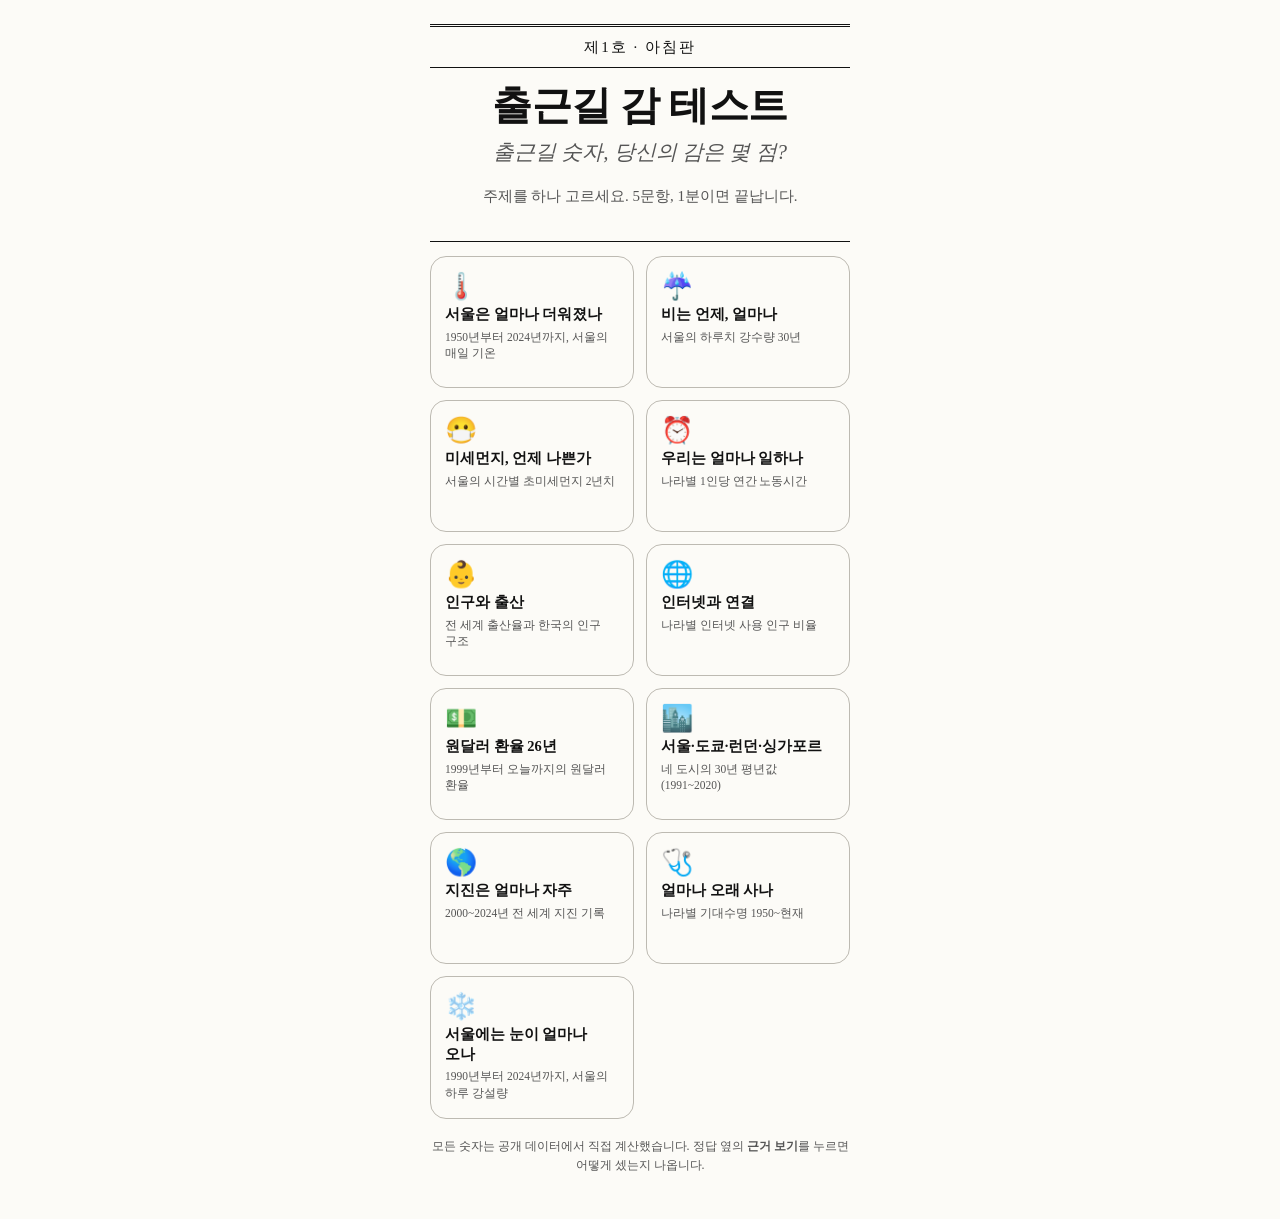
<file: index.html>
<!doctype html>
<html lang="ko">
<head>
<meta charset="utf-8">
<meta name="viewport" content="width=device-width, initial-scale=1, viewport-fit=cover">
<title>출근길 감 테스트 — 출근길 숫자, 당신의 감은 몇 점?</title>
<meta name="description" content="공개 데이터로 만든 추측 게임. 10개 주제, 주제당 5문항.">
<link rel="stylesheet" href="style.css">
</head>
<body>

<main id="app">

  <!-- 주제 고르기 ──────────────────────────────── -->
  <section id="view-home" class="view">
    <p id="shared-banner" class="banner" hidden></p>
    <div class="hero">
      <div class="badge-day">제1호 · 아침판</div>
      <h1 id="title">출근길 감 테스트</h1>
      <p id="subtitle" class="muted"></p>
      <p class="lead">주제를 하나 고르세요. 5문항, 1분이면 끝납니다.</p>
    </div>
    <p id="progress-note" class="fineprint" style="text-align:left"></p>
    <div id="topic-grid" class="grid"></div>
    <p class="fineprint">모든 숫자는 공개 데이터에서 직접 계산했습니다.
      정답 옆의 <b>근거 보기</b>를 누르면 어떻게 셌는지 나옵니다.</p>
  </section>

  <!-- 문항 ───────────────────────────────────── -->
  <section id="view-quiz" class="view" hidden>
    <button id="btn-back" class="linkish">← 주제 고르기</button>
    <p id="topic-name" class="muted small"></p>
    <div class="progress"><div id="progress-bar"></div></div>
    <p id="q-count" class="muted small"></p>
    <h2 id="q-text"></h2>

    <div id="q-choice" class="choices" hidden></div>

    <div id="q-slider" hidden>
      <output id="slider-out" class="slider-out"></output>
      <input type="range" id="slider" aria-label="추측 값">
      <div class="slider-ends"><span id="slider-min"></span><span id="slider-max"></span></div>
    </div>

    <button id="btn-next" class="primary" disabled>다음</button>
  </section>

  <!-- 결과 ───────────────────────────────────── -->
  <section id="view-result" class="view" hidden>
    <p id="result-topic" class="muted small"></p>
    <div class="score-card">
      <div id="grade-emoji" class="grade-emoji"></div>
      <div id="score" class="score"></div>
      <div id="grade" class="grade"></div>
    </div>

    <div id="ai-comment" class="ai" hidden></div>

    <div id="cards"></div>

    <div id="caveat" class="caveat" hidden></div>
    <p id="source" class="fineprint"></p>

    <div class="actions">
      <button id="btn-share" class="primary">친구에게 보내기</button>
      <button id="btn-more" class="ghost">다른 주제 풀기</button>
    </div>
  </section>

</main>

<script src="app.js"></script>
</body>
</html>
</file>
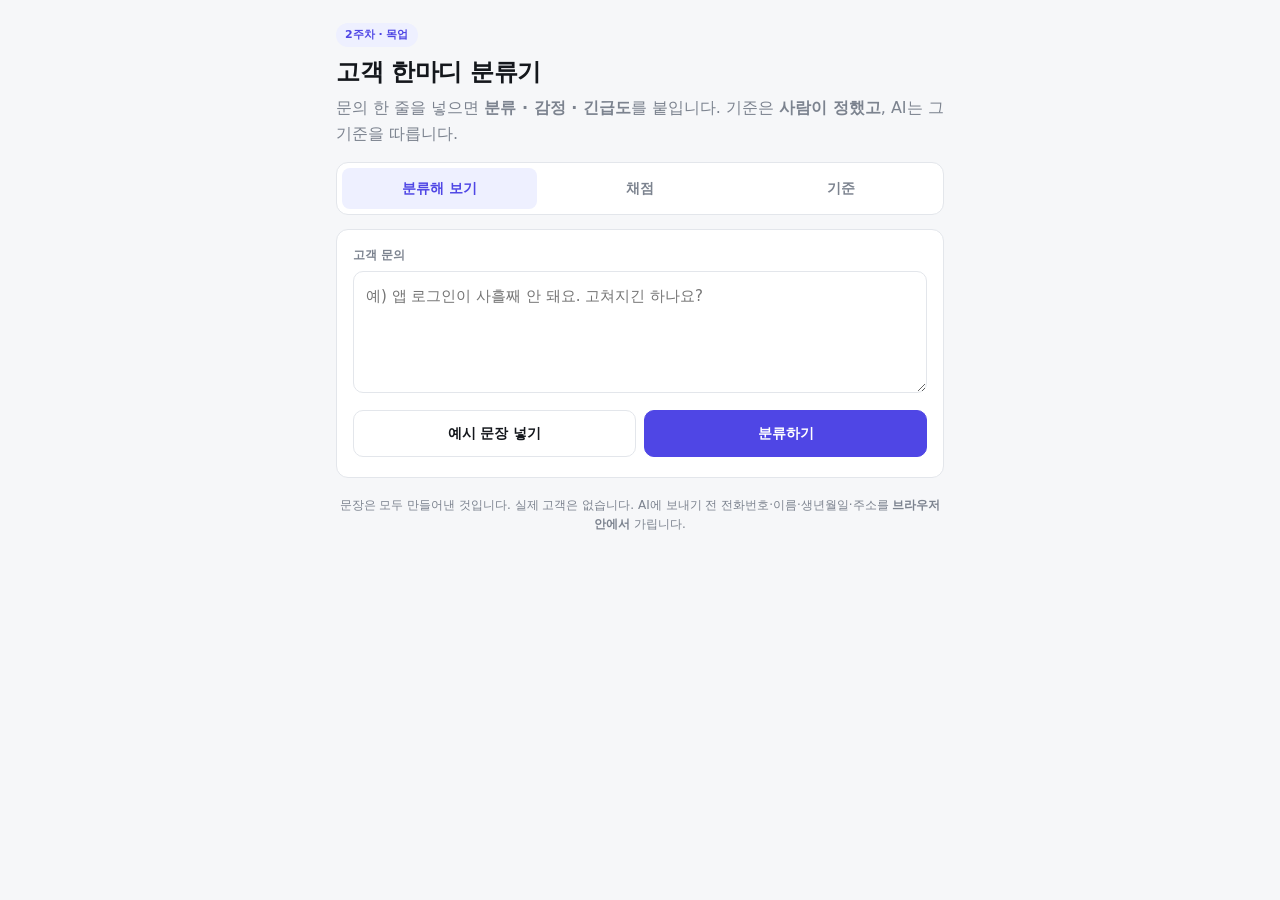
<file: classifier/index.html>
<!doctype html>
<html lang="ko">
<head>
<meta charset="utf-8">
<meta name="viewport" content="width=device-width, initial-scale=1, viewport-fit=cover">
<title>고객 한마디 분류기</title>
<meta name="description" content="고객 문의 한 줄을 넣으면 분류·감정·긴급도를 붙입니다. 기준은 사람이 정했습니다.">
<link rel="stylesheet" href="style.css">
</head>
<body>
<main id="app">

  <header class="top">
    <div class="badge">2주차 · 목업</div>
    <h1>고객 한마디 분류기</h1>
    <p class="muted">문의 한 줄을 넣으면 <b>분류 · 감정 · 긴급도</b>를 붙입니다.
      기준은 <b>사람이 정했고</b>, AI는 그 기준을 따릅니다.</p>
  </header>

  <nav class="tabs" role="tablist">
    <button role="tab" data-tab="try" aria-selected="true">분류해 보기</button>
    <button role="tab" data-tab="score" aria-selected="false">채점</button>
    <button role="tab" data-tab="rules" aria-selected="false">기준</button>
  </nav>

  <!-- 분류해 보기 ─────────────────────────────── -->
  <section id="tab-try" class="panel">
    <label for="input" class="label">고객 문의</label>
    <textarea id="input" rows="4" placeholder="예) 앱 로그인이 사흘째 안 돼요. 고쳐지긴 하나요?"></textarea>
    <div class="row">
      <button id="btn-sample" class="ghost">예시 문장 넣기</button>
      <button id="btn-classify" class="primary">분류하기</button>
    </div>

    <div id="sent" class="sent" hidden>
      <div class="label">AI에 보낸 문장 <span class="muted small">— 내 컴퓨터에서 가린 뒤</span></div>
      <p id="sent-text"></p>
      <p id="sent-found" class="small"></p>
    </div>

    <div id="result" hidden>
      <div class="card" id="card-main">
        <div class="by" id="main-by"></div>
        <div class="chips" id="main-chips"></div>
        <p class="reason" id="main-reason"></p>
      </div>
      <div class="card sub" id="card-rule">
        <div class="by">규칙이라면</div>
        <div class="chips" id="rule-chips"></div>
        <p class="reason small" id="rule-reason"></p>
      </div>
      <p id="note" class="note" hidden></p>
    </div>
  </section>

  <!-- 채점 ───────────────────────────────────── -->
  <section id="tab-score" class="panel" hidden>
    <p class="muted">정답을 붙여 둔 <b>100건</b>으로 채점합니다. 정답도 사람이 붙였습니다.</p>
    <div class="row">
      <button id="btn-score-rule" class="primary">규칙으로 채점</button>
      <button id="btn-score-ai" class="ghost">AI로 채점</button>
    </div>
    <p id="score-msg" class="note" hidden></p>

    <table id="score-table" class="score" hidden>
      <thead><tr><th></th><th>규칙</th><th>AI</th></tr></thead>
      <tbody>
        <tr><th>분류</th><td data-k="rule-category">—</td><td data-k="ai-category">—</td></tr>
        <tr><th>감정</th><td data-k="rule-sentiment">—</td><td data-k="ai-sentiment">—</td></tr>
        <tr><th>긴급도</th><td data-k="rule-urgency">—</td><td data-k="ai-urgency">—</td></tr>
        <tr><th>셋 다 맞음</th><td data-k="rule-all">—</td><td data-k="ai-all">—</td></tr>
      </tbody>
    </table>

    <div id="wrong" hidden>
      <h3>틀린 문장 <span id="wrong-who" class="muted small"></span></h3>
      <ol id="wrong-list" class="wrong"></ol>
    </div>
    <button id="btn-download" class="ghost" hidden>AI 채점 결과 내려받기</button>
  </section>

  <!-- 기준 ───────────────────────────────────── -->
  <section id="tab-rules" class="panel" hidden>
    <p id="owner" class="note"></p>
    <h3>분류</h3>
    <table class="crit"><tbody id="crit-cats"></tbody></table>
    <p class="small"><b>여러 분류에 걸치면</b> <span id="crit-priority"></span></p>
    <p class="small muted" id="crit-priority-reason"></p>
    <h3>감정</h3>
    <p class="small" id="crit-sent"></p>
    <h3>긴급도</h3>
    <p class="small" id="crit-urg"></p>
  </section>

  <footer class="fineprint">
    문장은 모두 만들어낸 것입니다. 실제 고객은 없습니다.
    AI에 보내기 전 전화번호·이름·생년월일·주소를 <b>브라우저 안에서</b> 가립니다.
  </footer>
</main>

<script src="rules.js"></script>
<script src="mask.js"></script>
<script src="app.js"></script>
</body>
</html>
</file>
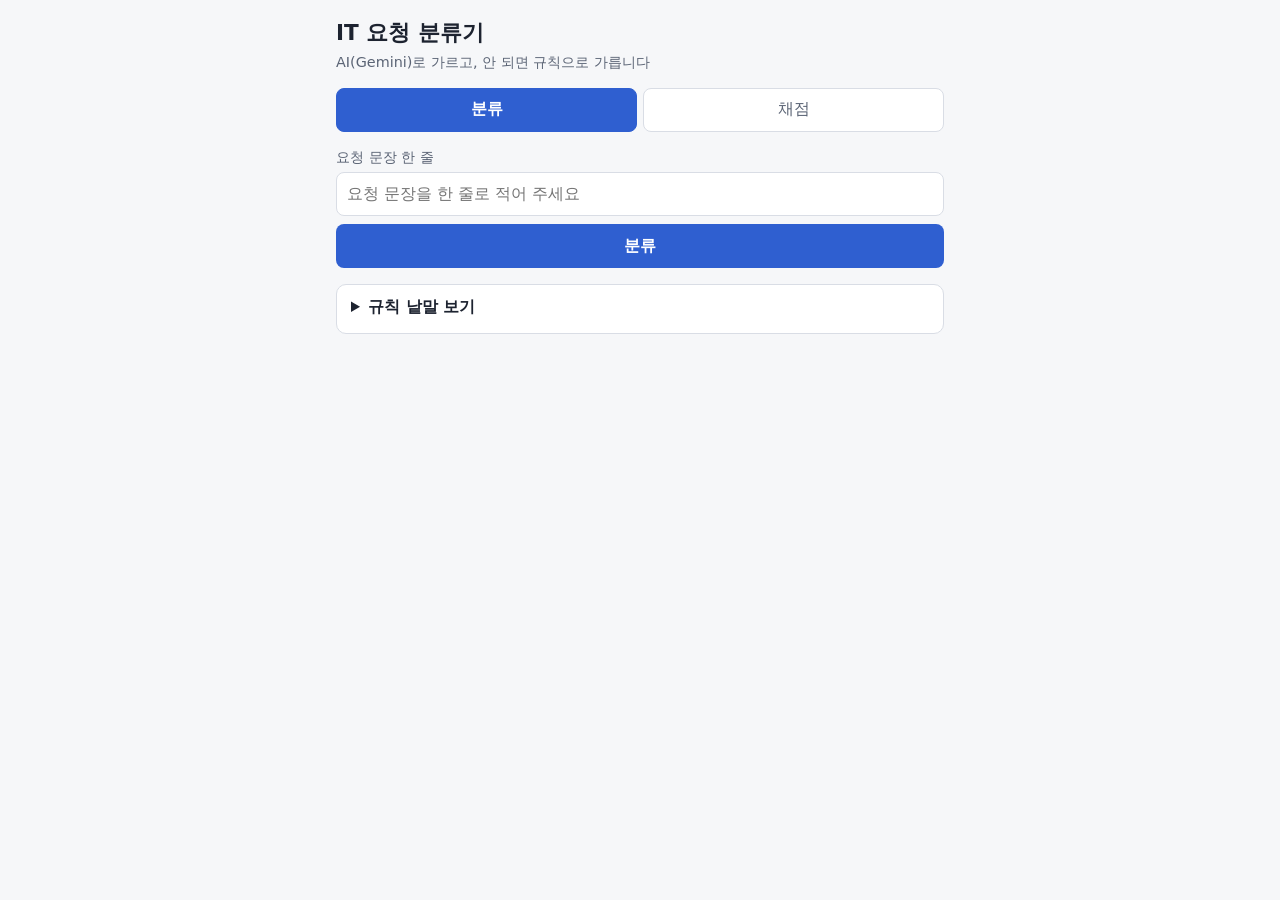
<file: my-classifier/index.html>
<!doctype html>
<html lang="ko">
<head>
  <meta charset="utf-8">
  <meta name="viewport" content="width=device-width, initial-scale=1">
  <title>IT 요청 분류기</title>
  <link rel="stylesheet" href="style.css">
</head>
<body>
  <main>
    <header>
      <h1>IT 요청 분류기</h1>
      <p class="sub">AI(Gemini)로 가르고, 안 되면 규칙으로 가릅니다</p>
    </header>

    <p id="notice" class="notice" role="alert" hidden></p>

    <div class="tabs" role="tablist" aria-label="화면 선택">
      <button type="button" role="tab" id="tab-classify" class="tab" aria-controls="panel-classify" aria-selected="true">분류</button>
      <button type="button" role="tab" id="tab-grade" class="tab" aria-controls="panel-grade" aria-selected="false" tabindex="-1">채점</button>
    </div>

    <section id="panel-classify" role="tabpanel" aria-labelledby="tab-classify">
      <form id="form" autocomplete="off">
        <label for="sentence">요청 문장 한 줄</label>
        <input id="sentence" type="text" placeholder="요청 문장을 한 줄로 적어 주세요">
        <button type="submit" id="btn-classify" class="primary" disabled>분류</button>
      </form>

      <div id="result" class="card" hidden>
        <dl>
          <dt>가린 문장</dt><dd id="r-masked"></dd>
          <dt>칸</dt><dd id="r-cat" class="big"></dd>
          <dt>긴급도</dt><dd><span id="r-urg" class="badge"></span></dd>
          <dt>이유</dt><dd id="r-why"></dd>
          <dt>방식</dt>
          <dd id="r-src"></dd>
          <dd id="r-fail" class="meta" hidden></dd>
        </dl>
      </div>

      <details id="kw">
        <summary>규칙 낱말 보기</summary>
        <div id="kw-body"></div>
      </details>
    </section>

    <section id="panel-grade" role="tabpanel" aria-labelledby="tab-grade" hidden>
      <p class="hint">채점용 정답 파일을 이때 처음 읽습니다. 가린 문장으로 분류해 정답과 비교합니다.</p>
      <div class="btnrow">
        <button type="button" id="btn-grade" class="primary" disabled>규칙으로 채점</button>
        <button type="button" id="btn-grade-ai" class="primary" disabled>AI로 채점</button>
      </div>
      <div id="grade-out" aria-live="polite"></div>
    </section>
  </main>

  <script src="mask.js"></script>
  <script src="rules.js"></script>
  <script src="app.js"></script>
</body>
</html>
</file>
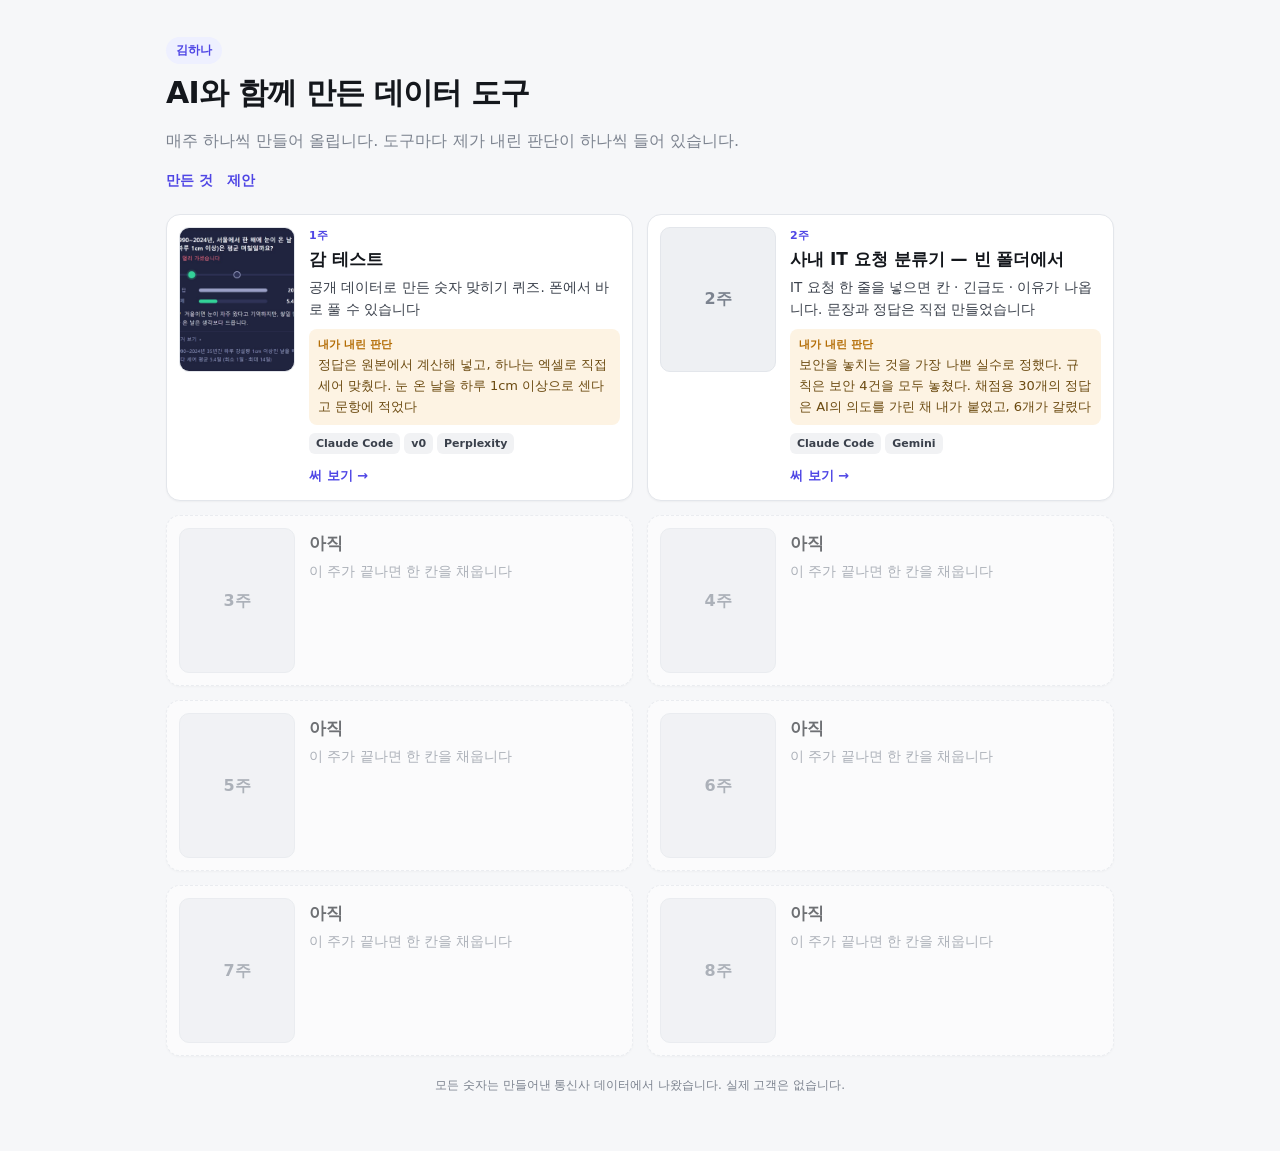
<file: portfolio/index.html>
<!doctype html>
<html lang="ko">
<head>
<meta charset="utf-8">
<meta name="viewport" content="width=device-width, initial-scale=1, viewport-fit=cover">
<title>포트폴리오</title>
<meta name="description" content="AI와 함께 만든 데이터 도구들. 도구마다 내가 내린 판단이 하나씩 들어 있습니다.">
<link rel="stylesheet" href="style.css">
</head>
<body>
<main id="app">
  <header class="hero">
    <div class="badge" id="owner"></div>
    <h1 id="headline"></h1>
    <p id="intro" class="muted"></p>
    <nav class="jump"><a href="#cards">만든 것</a><a href="#proposal">제안</a></nav>
  </header>

  <section id="cards" class="cards"></section>

  <section id="proposal" class="proposal" hidden>
    <div class="label">제안</div>
    <h2 id="p-title"></h2>
    <p class="ask" id="p-ask"></p>
    <h3>근거</h3><ul id="p-evidence"></ul>
    <h3>틀린다면</h3><ul id="p-wrong"></ul>
    <h3>하지 말 것</h3><p id="p-dont"></p>
  </section>

  <footer class="fineprint">모든 숫자는 만들어낸 통신사 데이터에서 나왔습니다. 실제 고객은 없습니다.</footer>
</main>
<script src="app.js"></script>
</body>
</html>
</file>
<file: style.css>
/* 감 테스트 — 폰 세로 화면 기준.
   큰 화면에서는 가운데 한 칸으로만 넓어집니다. */

:root {
  --bg: #fcfbf7;
  --card: #fcfbf7;
  --line: #bdbab2;
  --ink: #111111;
  --muted: #555555;
  --brand: #111111;
  --ok: #1f7a4d;
  --warn: #a8620a;
  --miss: #b3261e;
  --radius: 4px;
  --serif: "Noto Serif KR", "Nanum Myeongjo", Batang, AppleMyungjo, "Times New Roman", serif;
}

* { box-sizing: border-box; -webkit-tap-highlight-color: transparent; }

/* hidden 속성이 display 규칙에 지지 않게 한다.
   .choices { display: grid } 같은 규칙이 있으면 el.hidden = true 가 무시된다. */
[hidden] { display: none !important; }

html, body {
  margin: 0;
  background: var(--bg);
  color: var(--ink);
  font-family: var(--serif);
  word-break: keep-all;        /* 한글을 낱말(공백) 단위로만 줄바꿈 */
  overflow-wrap: break-word;   /* 공백 없는 아주 긴 문자열만 예외로 끊는다 */
  font-size: 16px;
  line-height: 1.6;
  min-height: 100dvh;
}

#app {
  max-width: 460px;
  margin: 0 auto;
  padding: 24px 20px calc(32px + env(safe-area-inset-bottom));
}

.view { animation: in .25s ease; }
@keyframes in { from { opacity: 0; transform: translateY(6px) } to { opacity: 1 } }

h1 { font-size: 40px; line-height: 1.2; margin: 10px 0 6px; letter-spacing: -.5px; font-weight: 700; }
h2 { font-size: 21px; line-height: 1.4; margin: 6px 0 22px; letter-spacing: -.3px; }
.muted { color: var(--muted); }
.small { font-size: 13px; }
.lead { font-size: 15px; color: var(--muted); margin-top: 14px; }
.fineprint { font-size: 12px; color: var(--muted); text-align: center; margin-top: 14px; }

/* 시작 화면 */
.hero {
  padding: 0 0 18px; text-align: center;
  border-bottom: 1px solid var(--ink); margin-bottom: 8px;
}
.badge-day {
  display: block; font-size: 15px; letter-spacing: 2px; color: var(--ink);
  border-top: 3px double var(--ink); border-bottom: 1px solid var(--ink);
  padding: 8px 0; margin-bottom: 14px;
}
#subtitle { font-size: 21px; font-style: italic; margin: 0; }
.banner {
  background: var(--card); border: 1px solid var(--line); border-radius: var(--radius);
  padding: 13px 15px; font-size: 14px; margin: 0 0 8px;
}
.banner b { color: var(--brand); }

/* 버튼 */
button {
  font: inherit; font-weight: 700; border: 0; border-radius: 14px;
  width: 100%; padding: 17px; cursor: pointer;
}
.primary { background: var(--brand); color: var(--bg); }
.primary:disabled { background: var(--line); color: var(--muted); cursor: default; }
.ghost { background: transparent; color: var(--muted); border: 1px solid var(--line); }
.actions { display: grid; gap: 10px; margin-top: 26px; }

/* 진행 */
.progress { height: 4px; background: var(--line); border-radius: 99px; overflow: hidden; }
#progress-bar {
  height: 100%; width: 0; background: var(--brand);
  transition: width .3s ease;
}
#q-count { margin: 12px 0 0; }

/* 택1 */
.choices { display: grid; gap: 10px; margin-bottom: 26px; }
.choice {
  background: var(--card); border: 1px solid var(--line); color: var(--ink);
  border-radius: 14px; padding: 16px; text-align: left; font-weight: 600;
  transition: transform .06s ease, border-color .15s ease;
}
.choice:active { transform: scale(.985); }
.choice[aria-pressed="true"] { border-color: var(--brand); background: #ece8dc; }

/* 슬라이더 */
.slider-out {
  display: block; text-align: center; font-size: 40px; font-weight: 800;
  letter-spacing: -1px; margin: 10px 0 18px;
  font-variant-numeric: tabular-nums;
}
input[type=range] {
  width: 100%; -webkit-appearance: none; appearance: none;
  background: transparent; margin: 0;
}
input[type=range]::-webkit-slider-runnable-track {
  height: 8px; border-radius: 99px; background: var(--line);
}
input[type=range]::-webkit-slider-thumb {
  -webkit-appearance: none; width: 34px; height: 34px; margin-top: -13px;
  border-radius: 50%; background: var(--brand); border: 4px solid var(--bg);
}
input[type=range]::-moz-range-track { height: 8px; border-radius: 99px; background: var(--line); }
input[type=range]::-moz-range-thumb {
  width: 30px; height: 30px; border-radius: 50%; background: var(--brand);
  border: 4px solid var(--bg);
}
.slider-ends {
  display: flex; justify-content: space-between;
  color: var(--muted); font-size: 12px; margin: 8px 0 28px;
}

/* 결과 — 점수 */
.score-card {
  background: var(--card); border: 1px solid var(--line);
  border-radius: 22px; padding: 28px 20px; text-align: center; margin-bottom: 16px;
}
.grade-emoji { font-size: 44px; line-height: 1; }
.score {
  font-size: 54px; font-weight: 800; letter-spacing: -2px; margin-top: 6px;
  font-variant-numeric: tabular-nums;
}
.score span { font-size: 22px; color: var(--muted); font-weight: 700; }
.grade { font-size: 19px; font-weight: 700; color: var(--brand); }

/* 결과 — 촌평 */
.ai {
  background: #f3f0e6;
  border: 1px solid var(--line); border-radius: var(--radius);
  padding: 16px 17px; font-size: 14.5px; margin-bottom: 16px;
}
.ai .tag { font-size: 11px; color: var(--muted); letter-spacing: 1px; }
.ai .nick { color: var(--brand); font-weight: 700; }

/* 결과 — 문항 카드 */
.card {
  background: var(--card); border: 1px solid var(--line);
  border-radius: var(--radius); padding: 18px 17px; margin-bottom: 12px;
}
.card h3 { font-size: 15px; margin: 0 0 4px; line-height: 1.45; }
.react { font-size: 13px; color: var(--muted); margin: 0 0 14px; }
.react.hit { color: var(--ok); }
.react.miss { color: var(--miss); }

.rows { display: grid; gap: 7px; margin-bottom: 12px; }
.row { display: grid; grid-template-columns: 52px 1fr 72px; align-items: center; gap: 8px; }
.row .k { font-size: 12px; color: var(--muted); }
.row .v {
  font-size: 13px; font-weight: 700; text-align: right;
  font-variant-numeric: tabular-nums;
}
.bar { height: 9px; background: var(--line); border-radius: 99px; overflow: hidden; }
.bar > i {
  display: block; height: 100%; width: 0; border-radius: 99px;
  transition: width .85s cubic-bezier(.22,1,.36,1);
}
.bar.mine > i  { background: var(--muted); }
.bar.real > i  { background: var(--ok); }

/* 택1 결과 */
.pills { display: flex; flex-wrap: wrap; gap: 6px; margin-bottom: 12px; }
.pill {
  font-size: 12.5px; padding: 6px 11px; border-radius: 99px;
  border: 1px solid var(--line); color: var(--muted);
}
.pill.real { border-color: var(--ok); color: var(--ok); font-weight: 700; }
.pill.mine { border-color: var(--miss); color: var(--miss); }
.pill.both { border-color: var(--ok); background: rgba(31,122,77,.12); color: var(--ok); font-weight: 700; }

/* 슬라이더 결과 — 손잡이가 정답으로 움직입니다 */
.track { position: relative; height: 34px; margin: 2px 0 12px; }
.track .line {
  position: absolute; top: 15px; left: 0; right: 0; height: 4px;
  background: var(--line); border-radius: 99px;
}
.track .ghost, .track .live {
  position: absolute; top: 8px; width: 18px; height: 18px; border-radius: 50%;
  transform: translateX(-9px);
}
.track .ghost { background: var(--line); border: 2px solid var(--muted); }
.track .live {
  background: var(--ok); box-shadow: 0 0 0 4px rgba(31,122,77,.18);
  transition: left 1s cubic-bezier(.22,1,.36,1);
}

/* 근거 · 해설 */
.why { font-size: 13.5px; color: var(--ink); opacity: .92; margin: 0 0 10px; }
details { border-top: 1px solid var(--line); padding-top: 10px; }
summary {
  font-size: 12.5px; color: var(--muted); cursor: pointer; list-style: none;
}
summary::-webkit-details-marker { display: none; }
summary::after { content: " ▾"; }
details[open] summary::after { content: " ▴"; }
.basis { font-size: 12.5px; color: var(--muted); margin: 9px 0 0; line-height: 1.7; }

@media (prefers-reduced-motion: reduce) {
  * { transition: none !important; animation: none !important; }
}

/* ── 주제 고르기 ──────────────────────────────── */
.grid { display: grid; grid-template-columns: repeat(2, 1fr); gap: 10px; margin: 6px 0 18px; }
.tcard {
  background: var(--card); border: 1px solid var(--line); color: var(--ink);
  border-radius: 16px; padding: 16px 14px; text-align: left;
  display: flex; flex-direction: column; gap: 4px; min-height: 132px;
  position: relative; transition: transform .06s ease, border-color .15s ease;
}
.tcard:active { transform: scale(.985); }
.tcard.done { border-color: var(--ok); }
.temoji { font-size: 26px; line-height: 1.1; }
.ttitle { font-size: 14.5px; font-weight: 700; line-height: 1.35; }
.tblurb { font-size: 11.5px; color: var(--muted); line-height: 1.45; font-weight: 400; }
.tscore {
  position: absolute; top: 12px; right: 12px; font-size: 11px;
  font-weight: 700; color: var(--ok);
}

.linkish {
  width: auto; background: none; color: var(--muted); border: 0;
  padding: 0 0 12px; font-size: 13px; font-weight: 500; text-align: left;
}

/* ── 이 데이터의 한계 ─────────────────────────── */
.caveat {
  border: 1px dashed var(--warn); border-radius: 14px;
  padding: 14px 16px; font-size: 12.5px; color: var(--muted);
  line-height: 1.65; margin: 4px 0 10px;
}
.caveat b { color: var(--warn); }
#source a { color: var(--muted); }

@media (min-width: 420px) { .grid { gap: 12px; } }
</file>
<file: classifier/style.css>
:root {
  --bg: #f6f7f9; --panel: #ffffff; --ink: #14171c; --body: #3a404b; --dim: #7c838f;
  --line: #e3e6eb; --accent: #4f46e5; --accent-soft: #eef0ff;
  --ok: #2e7d32; --ok-soft: #e9f5ea; --warn: #b26a00; --warn-soft: #fdf3e3;
  --bad: #c62828; --bad-soft: #fdecec;
  --radius: 12px;
}
* { box-sizing: border-box; }
body {
  margin: 0; background: var(--bg); color: var(--body);
  font-family: Pretendard, "Apple SD Gothic Neo", "Malgun Gothic", system-ui, sans-serif;
  -webkit-font-smoothing: antialiased; line-height: 1.6;
}
#app { max-width: 640px; margin: 0 auto; padding: 20px 16px 48px; }
h1 { font-size: 24px; color: var(--ink); margin: 6px 0 4px; letter-spacing: -0.4px; }
h3 { font-size: 15px; color: var(--ink); margin: 22px 0 8px; }
.badge { display: inline-block; font-size: 11px; font-weight: 700; color: var(--accent);
  background: var(--accent-soft); padding: 3px 9px; border-radius: 999px; }
.muted { color: var(--dim); } .small { font-size: 13px; }
.top p { margin: 4px 0 16px; }

.tabs { display: flex; gap: 6px; background: var(--panel); border: 1px solid var(--line);
  border-radius: var(--radius); padding: 5px; margin-bottom: 14px; }
.tabs button { flex: 1; border: 0; background: transparent; padding: 9px 4px; border-radius: 8px;
  font: inherit; font-weight: 700; font-size: 14px; color: var(--dim); cursor: pointer; }
.tabs button[aria-selected="true"] { background: var(--accent-soft); color: var(--accent); }

.panel { background: var(--panel); border: 1px solid var(--line); border-radius: var(--radius);
  padding: 16px; }
.label { font-size: 12px; font-weight: 700; color: var(--dim); margin-bottom: 6px; display: block; }
textarea { width: 100%; font: inherit; font-size: 15px; padding: 12px; border: 1px solid var(--line);
  border-radius: 10px; resize: vertical; background: #fff; color: var(--ink); }
textarea:focus { outline: 2px solid var(--accent-soft); border-color: var(--accent); }
.row { display: flex; gap: 8px; margin: 10px 0 4px; }
button.primary, button.ghost { flex: 1; font: inherit; font-weight: 700; font-size: 14px;
  padding: 11px 12px; border-radius: 10px; cursor: pointer; }
button.primary { background: var(--accent); color: #fff; border: 1px solid var(--accent); }
button.ghost { background: #fff; color: var(--ink); border: 1px solid var(--line); }
button:disabled { opacity: .5; cursor: default; }

.sent { margin-top: 14px; padding: 12px; border-radius: 10px; background: #fafbfc;
  border: 1px dashed var(--line); }
.sent p { margin: 4px 0 0; color: var(--ink); }
.tag { display: inline-block; font-size: 11px; font-weight: 700; padding: 2px 7px; border-radius: 6px;
  background: var(--warn-soft); color: var(--warn); margin: 2px 4px 0 0; }

.card { margin-top: 12px; padding: 14px; border-radius: var(--radius); border: 1px solid var(--line);
  background: #fff; box-shadow: 0 1px 2px rgba(20,23,28,.04); }
.card.sub { background: #fafbfc; }
.by { font-size: 11px; font-weight: 800; letter-spacing: .06em; color: var(--dim); margin-bottom: 8px; }
.chips { display: flex; flex-wrap: wrap; gap: 6px; }
.chip { font-size: 13px; font-weight: 700; padding: 5px 10px; border-radius: 8px;
  background: var(--accent-soft); color: var(--accent); }
.chip.부정, .chip.높음 { background: var(--bad-soft); color: var(--bad); }
.chip.긍정, .chip.낮음 { background: var(--ok-soft); color: var(--ok); }
.chip.중립, .chip.보통 { background: #f1f2f4; color: var(--body); }
.reason { margin: 10px 0 0; font-size: 14px; color: var(--body); }
.note { margin: 12px 0 0; padding: 10px 12px; border-radius: 10px; background: var(--warn-soft);
  color: var(--warn); font-size: 13px; }

table { width: 100%; border-collapse: collapse; font-size: 14px; }
table.score { margin-top: 14px; }
table.score th, table.score td { padding: 10px 8px; border-bottom: 1px solid var(--line); text-align: left; }
table.score td { font-variant-numeric: tabular-nums; font-weight: 700; color: var(--ink); }
table.score thead th { font-size: 12px; color: var(--dim); }
table.crit td { padding: 8px 6px; border-bottom: 1px solid var(--line); vertical-align: top; font-size: 13px; }
table.crit td:first-child { font-weight: 800; color: var(--ink); white-space: nowrap; }

ol.wrong { padding-left: 18px; font-size: 13px; }
ol.wrong li { margin: 0 0 10px; }
ol.wrong .t { color: var(--ink); }
ol.wrong .d { color: var(--dim); }

.fineprint { margin-top: 18px; font-size: 12px; color: var(--dim); text-align: center; }
</file>
<file: my-classifier/style.css>
:root {
  --bg: #f6f7f9;
  --surface: #ffffff;
  --text: #1d2330;
  --muted: #5b6475;
  --line: #d9dde5;
  --accent: #2f5fd0;
  --accent-text: #ffffff;
  --warn-bg: #fff3d6;
  --warn-text: #6b4a00;
  --lv0-bg: #fde3e1; --lv0-text: #8a1f17;   /* 첫째 긴급도 값 */
  --lv1-bg: #fff0cc; --lv1-text: #6b4a00;   /* 둘째 */
  --lv2-bg: #e3ecf8; --lv2-text: #254a80;   /* 셋째 */
}

@media (prefers-color-scheme: dark) {
  :root {
    --bg: #14171d;
    --surface: #1d222b;
    --text: #e8ebf0;
    --muted: #a3acbb;
    --line: #333b48;
    --accent: #7aa2ff;
    --accent-text: #0e1320;
    --warn-bg: #3a2f10;
    --warn-text: #ffdf9a;
    --lv0-bg: #4a2220; --lv0-text: #ffb4ad;
    --lv1-bg: #3d3212; --lv1-text: #ffdf9a;
    --lv2-bg: #1f3250; --lv2-text: #a9c8f5;
  }
}

* { box-sizing: border-box; }
[hidden] { display: none !important; }

html { -webkit-text-size-adjust: 100%; }
body {
  margin: 0;
  background: var(--bg);
  color: var(--text);
  font-family: system-ui, -apple-system, "Segoe UI", "Malgun Gothic", "Apple SD Gothic Neo", sans-serif;
  font-size: 16px;
  line-height: 1.55;
}

main {
  max-width: 640px;
  margin: 0 auto;
  padding: 16px;
}

h1 { font-size: 1.35rem; margin: 0; }
.sub { margin: 2px 0 14px; color: var(--muted); font-size: 0.9rem; }

p, dd, li, summary, label, button, input { overflow-wrap: anywhere; word-break: keep-all; }
dd { overflow-wrap: anywhere; word-break: break-word; }

.notice {
  background: var(--warn-bg);
  color: var(--warn-text);
  border-radius: 8px;
  padding: 10px 12px;
  margin: 0 0 12px;
  font-size: 0.92rem;
}

.tabs { display: flex; gap: 6px; margin-bottom: 14px; }
.tab {
  flex: 1;
  min-height: 44px;
  border: 1px solid var(--line);
  background: var(--surface);
  color: var(--muted);
  border-radius: 8px;
  font: inherit;
  cursor: pointer;
}
.tab[aria-selected="true"] {
  background: var(--accent);
  border-color: var(--accent);
  color: var(--accent-text);
  font-weight: 600;
}

label { display: block; font-size: 0.9rem; color: var(--muted); margin-bottom: 4px; }
input[type="text"] {
  width: 100%;
  min-height: 44px;
  padding: 8px 10px;
  border: 1px solid var(--line);
  border-radius: 8px;
  background: var(--surface);
  color: var(--text);
  font: inherit;
}
input[type="text"]:focus-visible,
button:focus-visible,
summary:focus-visible { outline: 2px solid var(--accent); outline-offset: 2px; }

.primary {
  display: block;
  width: 100%;
  min-height: 44px;
  margin-top: 8px;
  border: 0;
  border-radius: 8px;
  background: var(--accent);
  color: var(--accent-text);
  font: inherit;
  font-weight: 600;
  cursor: pointer;
}
.primary:disabled { opacity: 0.45; cursor: not-allowed; }

.card {
  margin-top: 14px;
  background: var(--surface);
  border: 1px solid var(--line);
  border-radius: 10px;
  padding: 12px 14px;
}
dl { margin: 0; }
dt { font-size: 0.8rem; color: var(--muted); margin-top: 10px; }
dt:first-child { margin-top: 0; }
dd { margin: 2px 0 0; }
.big { font-size: 1.15rem; font-weight: 700; }

.badge {
  display: inline-block;
  padding: 2px 10px;
  border-radius: 999px;
  font-weight: 700;
  background: var(--lv2-bg);
  color: var(--lv2-text);
}
.badge.lv0 { background: var(--lv0-bg); color: var(--lv0-text); }
.badge.lv1 { background: var(--lv1-bg); color: var(--lv1-text); }
.badge.lv2 { background: var(--lv2-bg); color: var(--lv2-text); }

details {
  margin-top: 16px;
  background: var(--surface);
  border: 1px solid var(--line);
  border-radius: 10px;
  padding: 10px 14px;
}
summary { cursor: pointer; font-weight: 600; min-height: 28px; }
details h3 { font-size: 0.95rem; margin: 14px 0 4px; }
.meta { color: var(--muted); font-size: 0.82rem; margin: 6px 0 0; }
.chips { display: flex; flex-wrap: wrap; gap: 4px; margin: 4px 0; padding: 0; list-style: none; }
.chips li {
  background: var(--bg);
  border: 1px solid var(--line);
  border-radius: 6px;
  padding: 1px 7px;
  font-size: 0.85rem;
}
.ex { margin: 4px 0 0; padding-left: 16px; font-size: 0.85rem; color: var(--muted); }
.ex li { margin-top: 2px; }

.hint { color: var(--muted); font-size: 0.9rem; margin: 0 0 4px; }

.btnrow { display: flex; gap: 8px; }
.btnrow .primary { flex: 1; }

.secondary {
  display: block;
  width: 100%;
  min-height: 44px;
  margin-top: 12px;
  border: 1px solid var(--accent);
  border-radius: 8px;
  background: transparent;
  color: var(--accent);
  font: inherit;
  font-weight: 600;
  cursor: pointer;
}

.cmp { width: 100%; border-collapse: collapse; margin-top: 14px; font-size: 0.9rem; }
.cmp th, .cmp td {
  border-bottom: 1px solid var(--line);
  padding: 8px 6px;
  text-align: left;
  vertical-align: top;
  overflow-wrap: anywhere;
}
.cmp thead th, .cmp tr:first-child th { color: var(--muted); font-weight: 600; font-size: 0.8rem; }
.cmp td { white-space: nowrap; }
.cmp tr:not(:first-child) th { font-weight: 500; }

.stats { margin: 14px 0 0; padding: 0; list-style: none; }
.stats li {
  display: flex;
  justify-content: space-between;
  gap: 12px;
  padding: 8px 0;
  border-bottom: 1px solid var(--line);
}
.stats strong { white-space: nowrap; }
.cond { color: var(--muted); font-size: 0.82rem; margin: 8px 0 0; }

h2 { font-size: 1rem; margin: 18px 0 6px; }
.wrong { margin: 0; padding: 0; list-style: none; }
.wrong li {
  background: var(--surface);
  border: 1px solid var(--line);
  border-radius: 10px;
  padding: 10px 12px;
  margin-top: 8px;
}
.wrong .id { font-size: 0.8rem; color: var(--muted); }
.wrong .txt { margin: 2px 0 6px; }
.wrong .diff { font-size: 0.9rem; }
.wrong .diff b { font-weight: 700; }

@media (max-width: 400px) {
  main { padding: 12px; }
  .cmp { font-size: 0.82rem; }
  .cmp th, .cmp td { padding: 8px 4px; }
  h1 { font-size: 1.2rem; }
}
</file>
<file: portfolio/style.css>
:root {
  --bg: #f6f7f9; --panel: #fff; --ink: #14171c; --body: #3a404b; --dim: #7c838f; --line: #e3e6eb;
  --accent: #4f46e5; --accent-soft: #eef0ff; --warn: #b26a00; --warn-soft: #fdf3e3;
}
* { box-sizing: border-box; }
body { margin: 0; background: var(--bg); color: var(--body); line-height: 1.6;
  font-family: Pretendard, "Apple SD Gothic Neo", "Malgun Gothic", system-ui, sans-serif; -webkit-font-smoothing: antialiased; }
#app { max-width: 980px; margin: 0 auto; padding: 28px 16px 56px; }
.hero { padding: 8px 0 22px; }
.badge { display: inline-block; font-size: 12px; font-weight: 800; color: var(--accent); background: var(--accent-soft);
  padding: 4px 10px; border-radius: 999px; }
h1 { font-size: 30px; color: var(--ink); letter-spacing: -.8px; line-height: 1.25; margin: 10px 0 8px; }
.muted { color: var(--dim); }
.jump { display: flex; gap: 14px; margin-top: 12px; font-size: 14px; font-weight: 700; }
.jump a { color: var(--accent); text-decoration: none; }
.cards { display: grid; grid-template-columns: 1fr; gap: 14px; }
@media (min-width: 720px) { .cards { grid-template-columns: 1fr 1fr; } }
.card { display: grid; grid-template-columns: 116px 1fr; gap: 14px; background: var(--panel); border: 1px solid var(--line);
  border-radius: 14px; padding: 12px; box-shadow: 0 1px 2px rgba(20,23,28,.04); }
.card img, .noimg { width: 116px; height: 145px; object-fit: cover; object-position: top; border-radius: 10px;
  border: 1px solid var(--line); background: #eef0f3; }
.noimg { display: flex; align-items: center; justify-content: center; font-weight: 800; color: var(--dim); }
.card.empty { opacity: .6; border-style: dashed; }
.wk { font-size: 11px; font-weight: 800; color: var(--accent); letter-spacing: .06em; }
.card h3 { margin: 2px 0 4px; font-size: 17px; color: var(--ink); }
.line { margin: 0 0 8px; font-size: 13.5px; }
.judge { font-size: 13px; background: var(--warn-soft); color: #6b4a10; border-radius: 8px; padding: 7px 9px; }
.judge b { display: block; font-size: 11px; color: var(--warn); margin-bottom: 2px; }
.ai { display: flex; flex-wrap: wrap; gap: 4px; margin: 8px 0; }
.ai span { font-size: 11px; font-weight: 700; padding: 2px 7px; border-radius: 6px; background: #f1f2f4; color: var(--body); }
.go { font-size: 13px; font-weight: 800; color: var(--accent); text-decoration: none; }
.go.off { color: var(--dim); font-weight: 600; }
.proposal { margin-top: 26px; background: var(--panel); border: 1px solid var(--line); border-radius: 14px; padding: 20px 18px; }
.proposal .label { font-size: 12px; font-weight: 800; color: var(--accent); letter-spacing: .06em; }
.proposal h2 { font-size: 22px; color: var(--ink); margin: 6px 0 8px; letter-spacing: -.4px; }
.proposal .ask { font-size: 16px; font-weight: 800; color: var(--ink); background: var(--accent-soft); border-radius: 10px; padding: 10px 12px; }
.proposal h3 { font-size: 14px; color: var(--ink); margin: 16px 0 6px; }
.proposal ul { padding-left: 18px; margin: 0; font-size: 14px; }
.fineprint { margin-top: 20px; font-size: 12px; color: var(--dim); text-align: center; }
</file>
